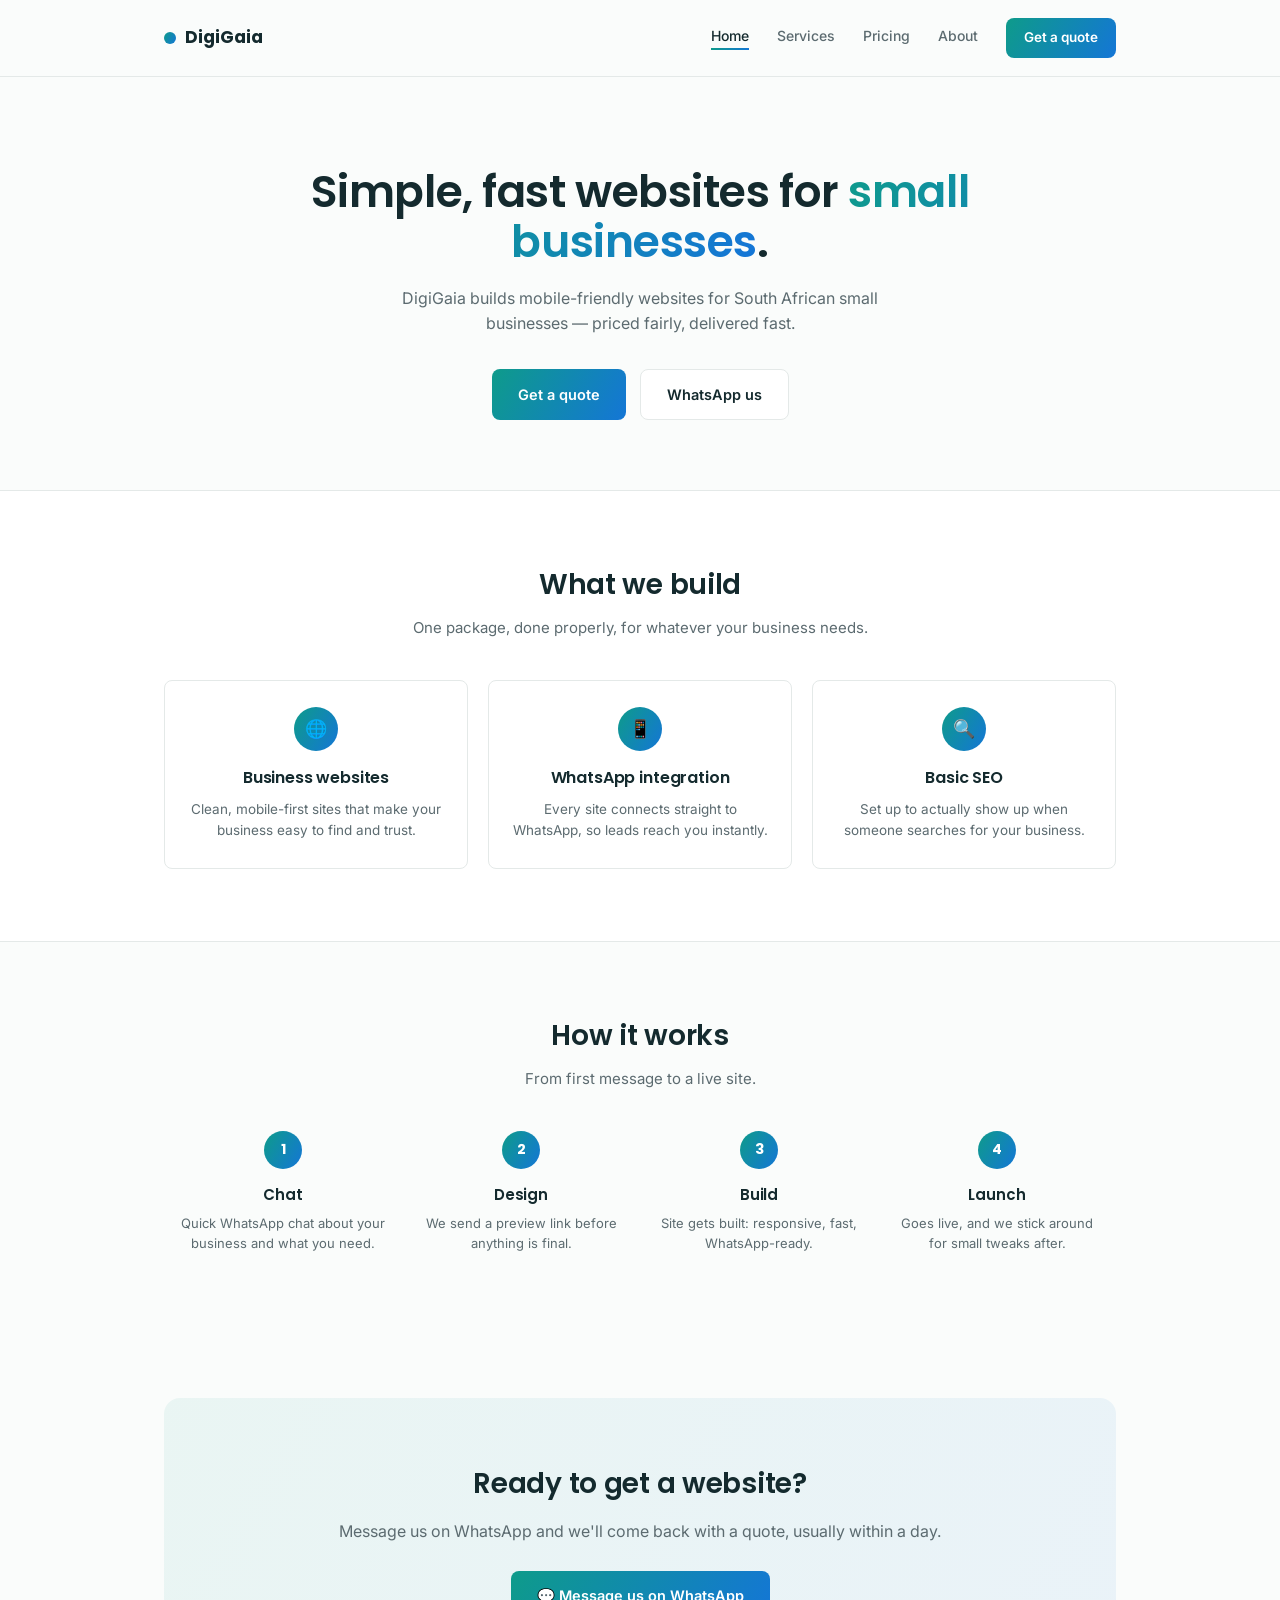
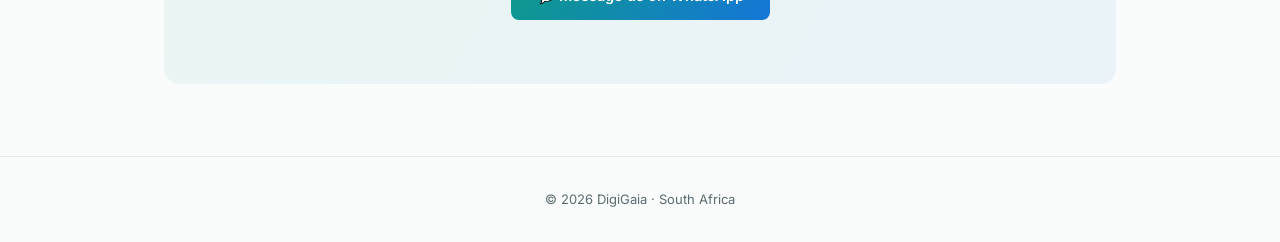
<file: digigaia-site/index.html>
<!DOCTYPE html>
<html lang="en">
<head>
<meta charset="UTF-8">
<meta name="viewport" content="width=device-width, initial-scale=1.0">
<title>DigiGaia — Websites for small businesses</title>
<link rel="stylesheet" href="assets/style.css">
</head>
<body>

<header>
  <div class="nav">
    <div class="brand"><span class="brand-dot"></span>DigiGaia</div>
    <div class="nav-links">
      <a href="index.html" data-page="index.html">Home</a>
      <a href="services.html" data-page="services.html">Services</a>
      <a href="pricing.html" data-page="pricing.html">Pricing</a>
      <a href="about.html" data-page="about.html">About</a>
      <a href="contact.html" class="nav-cta">Get a quote</a>
    </div>
  </div>
</header>

<section class="hero">
  <div class="wrap">
    <h1 class="reveal in-view">Simple, fast websites for <span class="grad-text">small businesses</span>.</h1>
    <p class="reveal in-view">DigiGaia builds mobile-friendly websites for South African small businesses — priced fairly, delivered fast.</p>
    <div class="btn-row reveal in-view">
      <a href="contact.html" class="btn btn-primary">Get a quote</a>
      <a href="https://wa.me/27631731076" class="btn btn-secondary">WhatsApp us</a>
    </div>
  </div>
</section>

<section class="services">
  <div class="wrap">
    <div class="section-title reveal">
      <h2>What we build</h2>
      <p>One package, done properly, for whatever your business needs.</p>
    </div>
    <div class="services-grid reveal-stagger">
      <div class="service-card">
        <div class="icon">🌐</div>
        <h3>Business websites</h3>
        <p>Clean, mobile-first sites that make your business easy to find and trust.</p>
      </div>
      <div class="service-card">
        <div class="icon">📱</div>
        <h3>WhatsApp integration</h3>
        <p>Every site connects straight to WhatsApp, so leads reach you instantly.</p>
      </div>
      <div class="service-card">
        <div class="icon">🔍</div>
        <h3>Basic SEO</h3>
        <p>Set up to actually show up when someone searches for your business.</p>
      </div>
    </div>
  </div>
</section>

<section>
  <div class="wrap">
    <div class="section-title reveal">
      <h2>How it works</h2>
      <p>From first message to a live site.</p>
    </div>
    <div class="timeline reveal-stagger">
      <div class="timeline-step">
        <div class="step-num">1</div>
        <h3>Chat</h3>
        <p>Quick WhatsApp chat about your business and what you need.</p>
      </div>
      <div class="timeline-step">
        <div class="step-num">2</div>
        <h3>Design</h3>
        <p>We send a preview link before anything is final.</p>
      </div>
      <div class="timeline-step">
        <div class="step-num">3</div>
        <h3>Build</h3>
        <p>Site gets built: responsive, fast, WhatsApp-ready.</p>
      </div>
      <div class="timeline-step">
        <div class="step-num">4</div>
        <h3>Launch</h3>
        <p>Goes live, and we stick around for small tweaks after.</p>
      </div>
    </div>
  </div>
</section>

<section>
  <div class="wrap">
    <div class="contact-box reveal">
      <h2>Ready to get a website?</h2>
      <p>Message us on WhatsApp and we'll come back with a quote, usually within a day.</p>
      <div class="btn-row">
        <a href="https://wa.me/27631731076" class="btn btn-primary">💬 Message us on WhatsApp</a>
      </div>
    </div>
  </div>
</section>

<footer> © 2026 DigiGaia · South Africa </footer>

<script src="assets/script.js"></script>
</body>
</html>
</file>
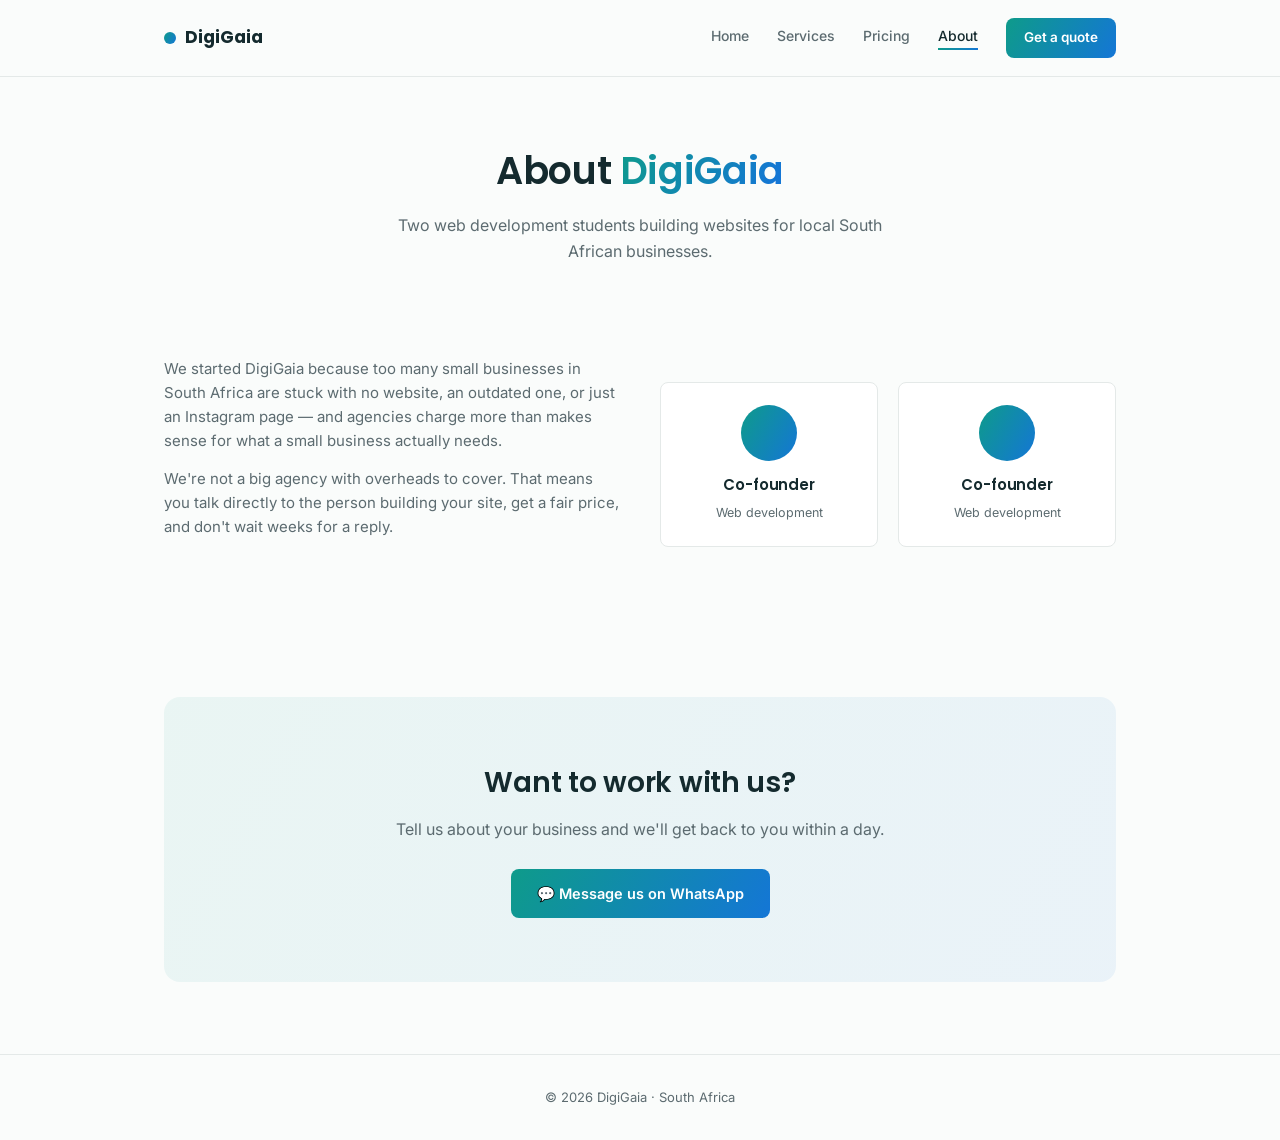
<file: digigaia-site/about.html>
<!DOCTYPE html>
<html lang="en">
<head>
<meta charset="UTF-8">
<meta name="viewport" content="width=device-width, initial-scale=1.0">
<title>About — DigiGaia</title>
<link rel="stylesheet" href="assets/style.css">
</head>
<body>

<header>
  <div class="nav">
    <div class="brand"><span class="brand-dot"></span>DigiGaia</div>
    <div class="nav-links">
      <a href="index.html" data-page="index.html">Home</a>
      <a href="services.html" data-page="services.html">Services</a>
      <a href="pricing.html" data-page="pricing.html">Pricing</a>
      <a href="about.html" data-page="about.html">About</a>
      <a href="contact.html" class="nav-cta">Get a quote</a>
    </div>
  </div>
</header>

<section class="page-hero">
  <div class="wrap">
    <h1 class="reveal in-view">About <span class="grad-text">DigiGaia</span></h1>
    <p class="reveal in-view">Two web development students building websites for local South African businesses.</p>
  </div>
</section>

<section>
  <div class="wrap about-grid reveal">
    <div>
      <p>We started DigiGaia because too many small businesses in South Africa are stuck with no website, an outdated one, or just an Instagram page — and agencies charge more than makes sense for what a small business actually needs.</p>
      <p>We're not a big agency with overheads to cover. That means you talk directly to the person building your site, get a fair price, and don't wait weeks for a reply.</p>
    </div>
    <div class="team-grid">
      <div class="team-card">
        <div class="team-avatar"></div>
        <h3>Co-founder</h3>
        <span>Web development</span>
      </div>
      <div class="team-card">
        <div class="team-avatar"></div>
        <h3>Co-founder</h3>
        <span>Web development</span>
      </div>
    </div>
  </div>
</section>

<section>
  <div class="wrap">
    <div class="contact-box reveal">
      <h2>Want to work with us?</h2>
      <p>Tell us about your business and we'll get back to you within a day.</p>
      <div class="btn-row">
        <a href="https://wa.me/27631731076" class="btn btn-primary">💬 Message us on WhatsApp</a>
      </div>
    </div>
  </div>
</section>

<footer>© 2026 DigiGaia · South Africa</footer>

<script src="assets/script.js"></script>
</body>
</html>
</file>
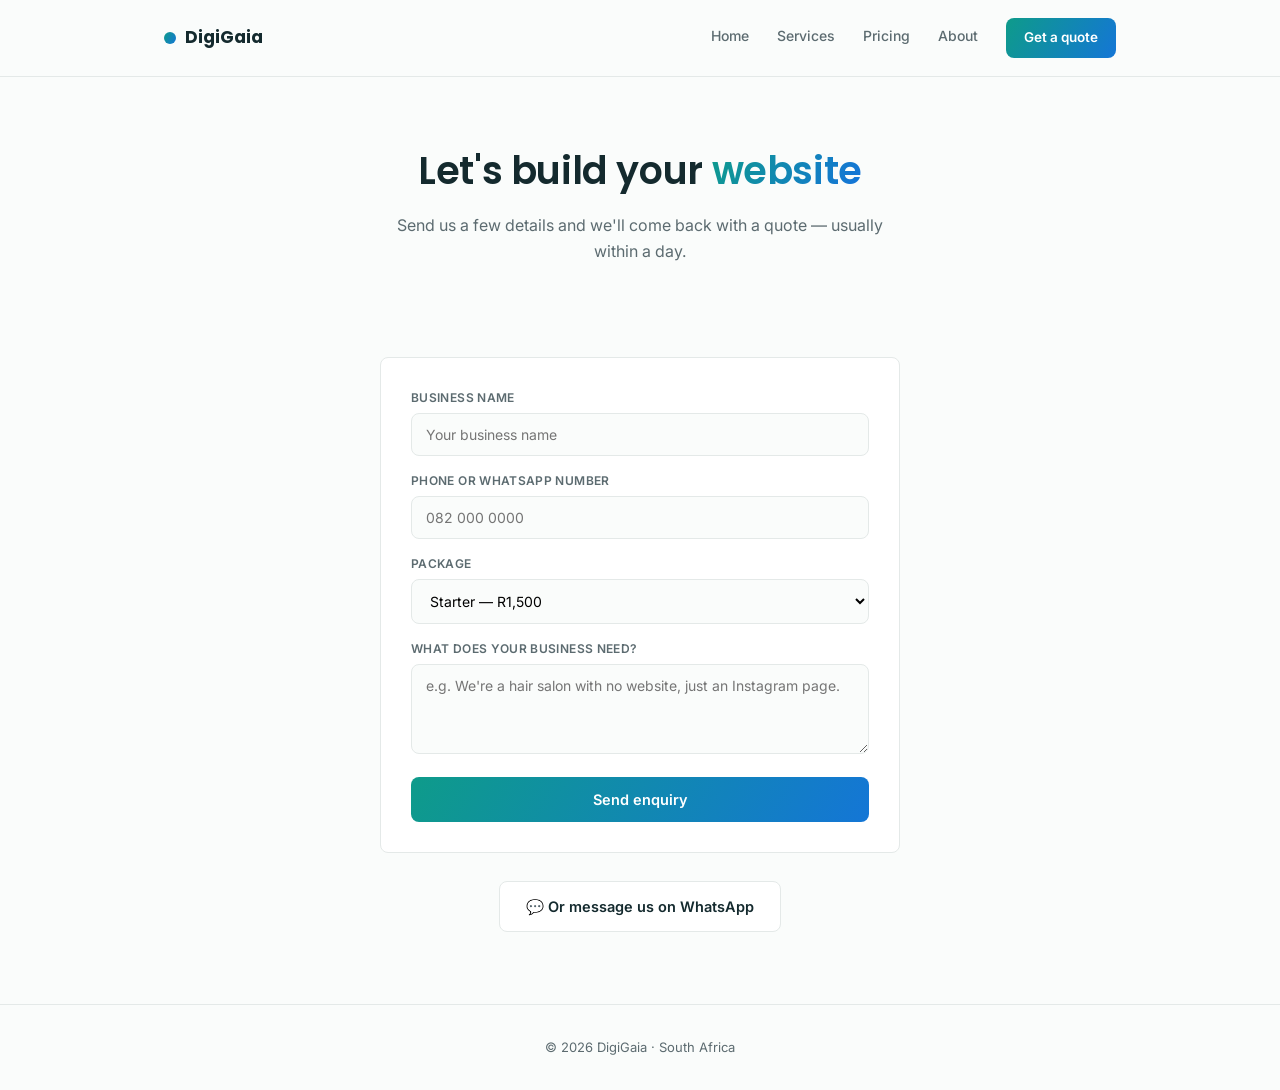
<file: digigaia-site/contact.html>
<!DOCTYPE html>
<html lang="en">
<head>
<meta charset="UTF-8">
<meta name="viewport" content="width=device-width, initial-scale=1.0">
<title>Contact — DigiGaia</title>
<link rel="stylesheet" href="assets/style.css">
</head>
<body>

<header>
  <div class="nav">
    <div class="brand"><span class="brand-dot"></span>DigiGaia</div>
    <div class="nav-links">
      <a href="index.html" data-page="index.html">Home</a>
      <a href="services.html" data-page="services.html">Services</a>
      <a href="pricing.html" data-page="pricing.html">Pricing</a>
      <a href="about.html" data-page="about.html">About</a>
      <a href="contact.html" class="nav-cta">Get a quote</a>
    </div>
  </div>
</header>

<section class="page-hero">
  <div class="wrap">
    <h1 class="reveal in-view">Let's build your <span class="grad-text">website</span></h1>
    <p class="reveal in-view">Send us a few details and we'll come back with a quote — usually within a day.</p>
  </div>
</section>

<section>
  <div class="wrap">
    <form class="contact-form reveal" id="contactForm">
      <div class="form-field">
        <label for="name">Business name</label>
        <input id="name" type="text" placeholder="Your business name" required>
      </div>
      <div class="form-field">
        <label for="phone">Phone or WhatsApp number</label>
        <input id="phone" type="tel" placeholder="082 000 0000" required>
      </div>
      <div class="form-field">
        <label for="package">Package</label>
        <select id="package">
          <option>Starter — R1,500</option>
          <option>Growth — from R3,500</option>
          <option>Custom — let's talk</option>
        </select>
      </div>
      <div class="form-field">
        <label for="message">What does your business need?</label>
        <textarea id="message" placeholder="e.g. We're a hair salon with no website, just an Instagram page."></textarea>
      </div>
      <button type="submit" class="submit-btn">Send enquiry</button>
      <p class="form-note" id="formMsg">Demo form — working layout, not yet wired to send. On the live site this emails or WhatsApps you directly.</p>
    </form>

    <div class="btn-row" style="margin-top:28px;">
      <a href="https://wa.me/27631731076" class="btn btn-secondary">💬 Or message us on WhatsApp</a>
    </div>
  </div>
</section>

<footer>© 2026 DigiGaia · South Africa</footer>

<script src="assets/script.js"></script>
</body>
</html>
</file>
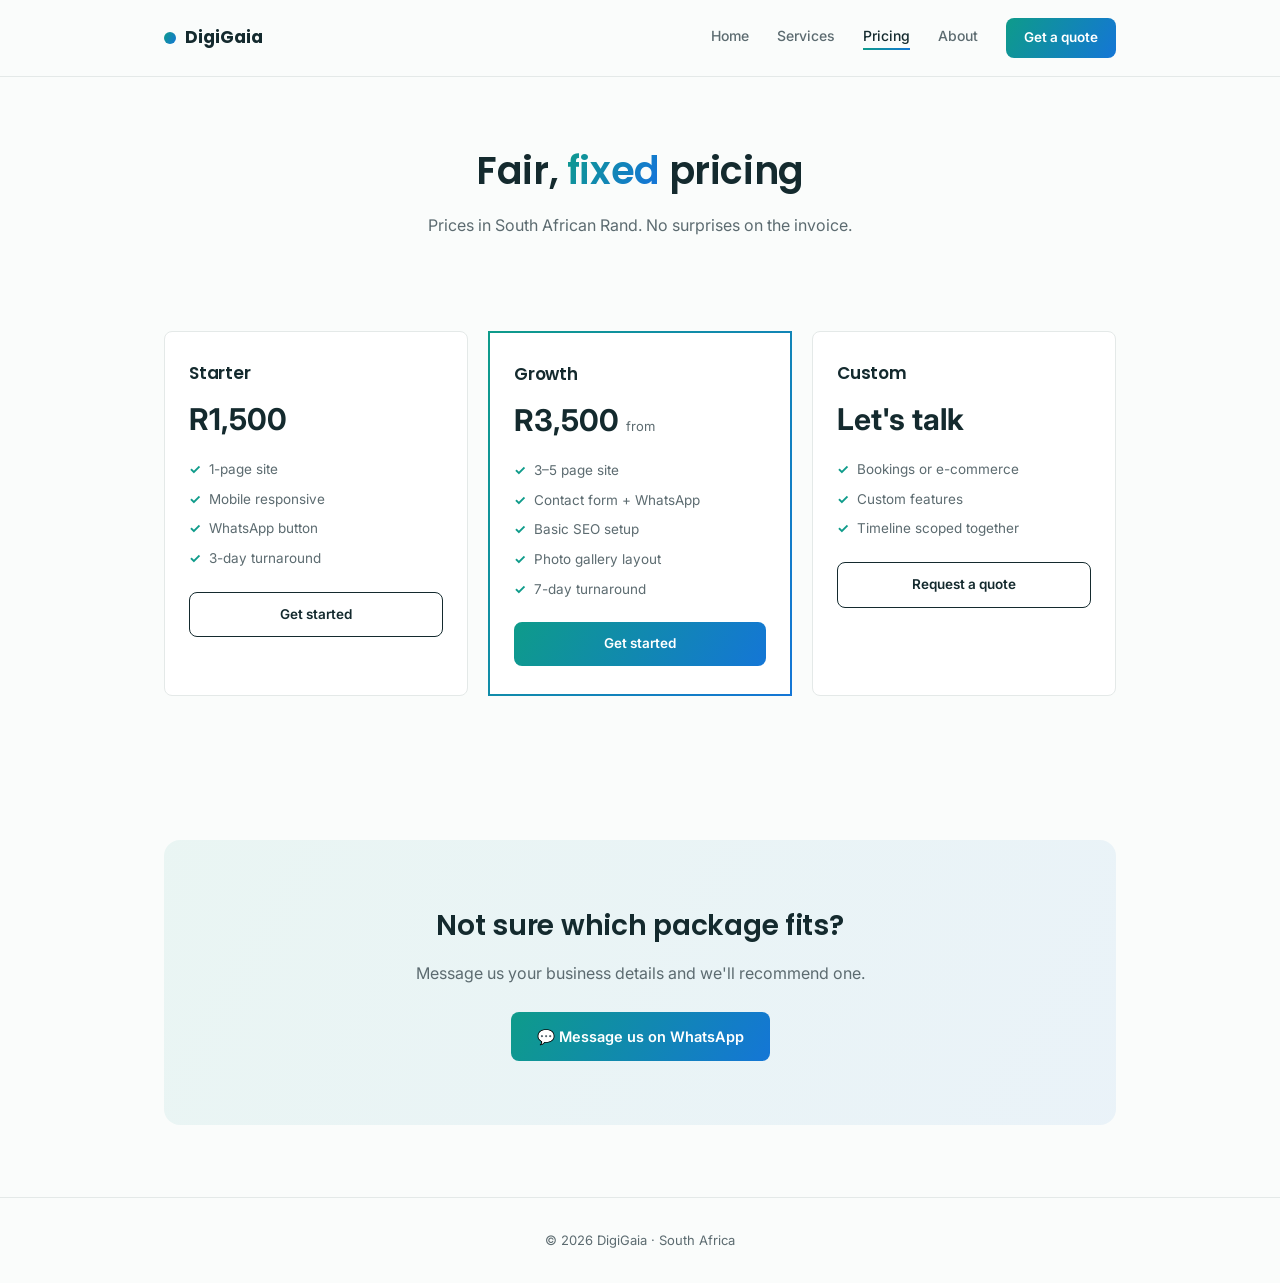
<file: digigaia-site/pricing.html>
<!DOCTYPE html>
<html lang="en">
<head>
<meta charset="UTF-8">
<meta name="viewport" content="width=device-width, initial-scale=1.0">
<title>Pricing — DigiGaia</title>
<link rel="stylesheet" href="assets/style.css">
</head>
<body>

<header>
  <div class="nav">
    <div class="brand"><span class="brand-dot"></span>DigiGaia</div>
    <div class="nav-links">
      <a href="index.html" data-page="index.html">Home</a>
      <a href="services.html" data-page="services.html">Services</a>
      <a href="pricing.html" data-page="pricing.html">Pricing</a>
      <a href="about.html" data-page="about.html">About</a>
      <a href="contact.html" class="nav-cta">Get a quote</a>
    </div>
  </div>
</header>

<section class="page-hero">
  <div class="wrap">
    <h1 class="reveal in-view">Fair, <span class="grad-text">fixed</span> pricing</h1>
    <p class="reveal in-view">Prices in South African Rand. No surprises on the invoice.</p>
  </div>
</section>

<section>
  <div class="wrap">
    <div class="pricing-grid reveal-stagger">
      <div class="price-card">
        <h3>Starter</h3>
        <div class="amt">R1,500</div>
        <ul class="price-feats">
          <li>1-page site</li>
          <li>Mobile responsive</li>
          <li>WhatsApp button</li>
          <li>3-day turnaround</li>
        </ul>
        <a href="contact.html" class="price-btn">Get started</a>
      </div>
      <div class="price-card featured">
        <h3>Growth</h3>
        <div class="amt">R3,500 <span>from</span></div>
        <ul class="price-feats">
          <li>3–5 page site</li>
          <li>Contact form + WhatsApp</li>
          <li>Basic SEO setup</li>
          <li>Photo gallery layout</li>
          <li>7-day turnaround</li>
        </ul>
        <a href="contact.html" class="price-btn">Get started</a>
      </div>
      <div class="price-card">
        <h3>Custom</h3>
        <div class="amt">Let's talk</div>
        <ul class="price-feats">
          <li>Bookings or e-commerce</li>
          <li>Custom features</li>
          <li>Timeline scoped together</li>
        </ul>
        <a href="contact.html" class="price-btn">Request a quote</a>
      </div>
    </div>
  </div>
</section>

<section>
  <div class="wrap">
    <div class="contact-box reveal">
      <h2>Not sure which package fits?</h2>
      <p>Message us your business details and we'll recommend one.</p>
      <div class="btn-row">
        <a href="https://wa.me/27631731076" class="btn btn-primary">💬 Message us on WhatsApp</a>
      </div>
    </div>
  </div>
</section>

<footer>© 2026 DigiGaia · South Africa</footer>

<script src="assets/script.js"></script>
</body>
</html>
</file>
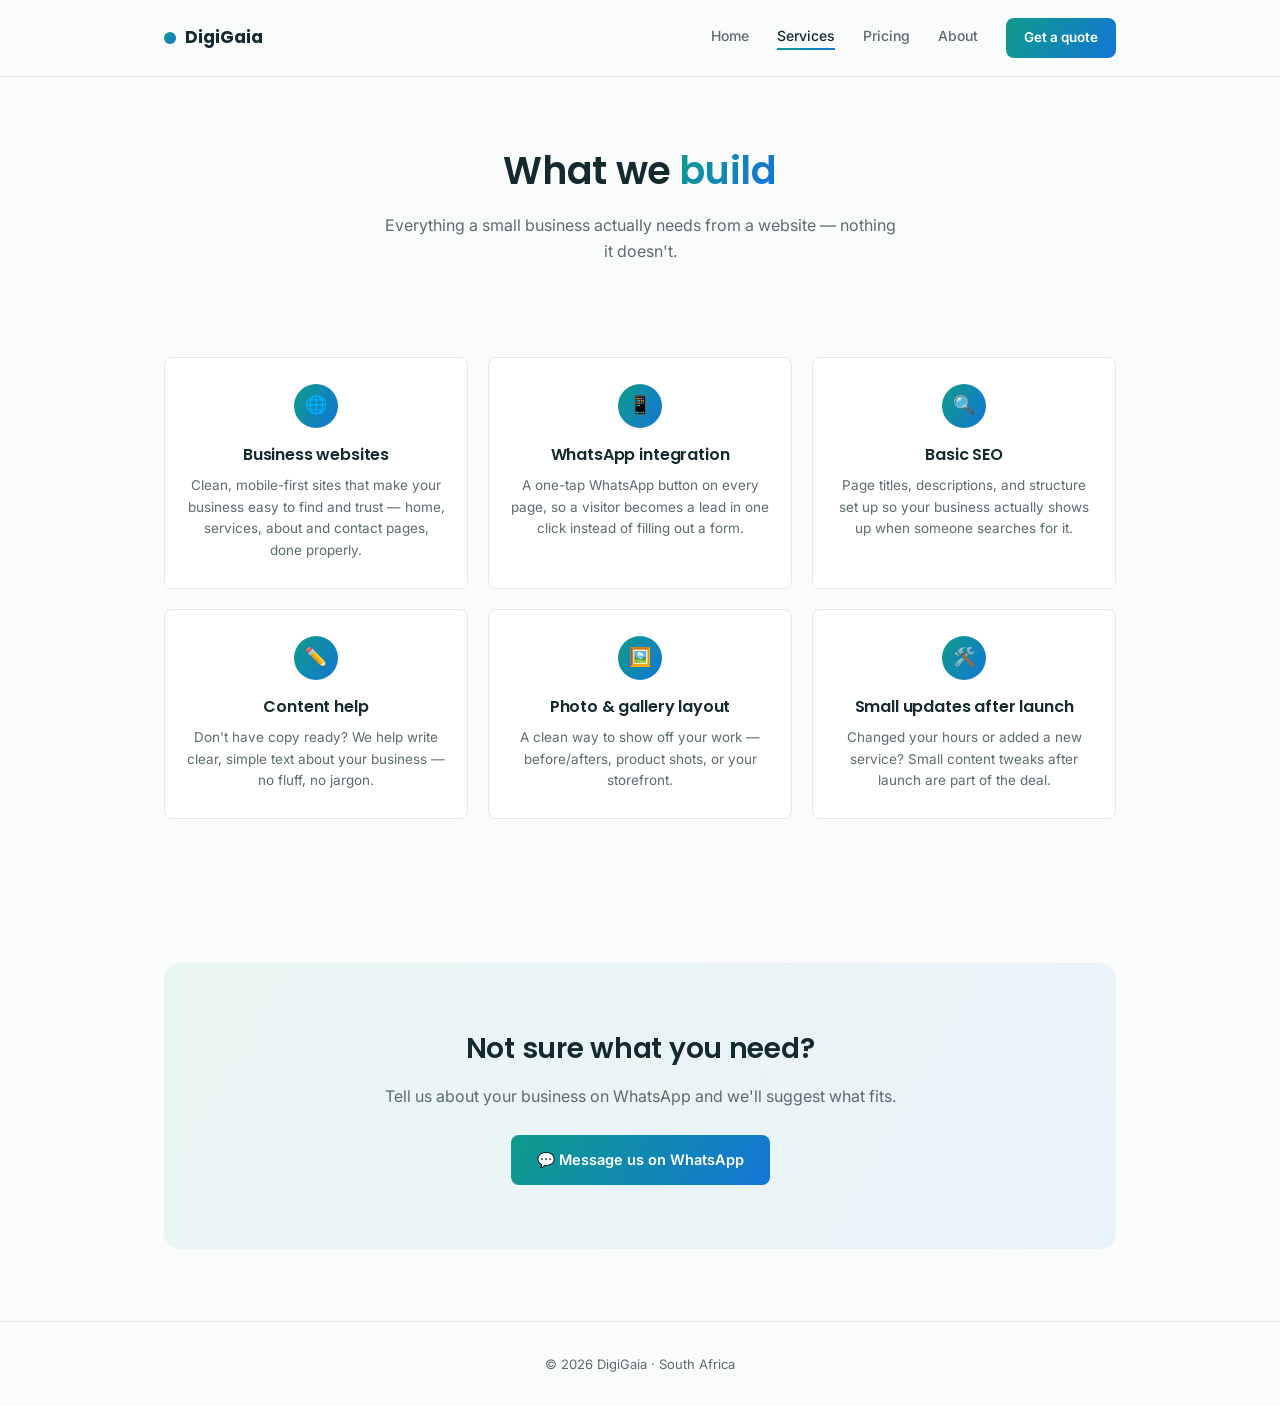
<file: digigaia-site/services.html>
<!DOCTYPE html>
<html lang="en">
<head>
<meta charset="UTF-8">
<meta name="viewport" content="width=device-width, initial-scale=1.0">
<title>Services — DigiGaia</title>
<link rel="stylesheet" href="assets/style.css">
</head>
<body>

<header>
  <div class="nav">
    <div class="brand"><span class="brand-dot"></span>DigiGaia</div>
    <div class="nav-links">
      <a href="index.html" data-page="index.html">Home</a>
      <a href="services.html" data-page="services.html">Services</a>
      <a href="pricing.html" data-page="pricing.html">Pricing</a>
      <a href="about.html" data-page="about.html">About</a>
      <a href="contact.html" class="nav-cta">Get a quote</a>
    </div>
  </div>
</header>

<section class="page-hero">
  <div class="wrap">
    <h1 class="reveal in-view">What we <span class="grad-text">build</span></h1>
    <p class="reveal in-view">Everything a small business actually needs from a website — nothing it doesn't.</p>
  </div>
</section>

<section>
  <div class="wrap">
    <div class="services-grid reveal-stagger">
      <div class="service-card">
        <div class="icon">🌐</div>
        <h3>Business websites</h3>
        <p>Clean, mobile-first sites that make your business easy to find and trust — home, services, about and contact pages, done properly.</p>
      </div>
      <div class="service-card">
        <div class="icon">📱</div>
        <h3>WhatsApp integration</h3>
        <p>A one-tap WhatsApp button on every page, so a visitor becomes a lead in one click instead of filling out a form.</p>
      </div>
      <div class="service-card">
        <div class="icon">🔍</div>
        <h3>Basic SEO</h3>
        <p>Page titles, descriptions, and structure set up so your business actually shows up when someone searches for it.</p>
      </div>
      <div class="service-card">
        <div class="icon">✏️</div>
        <h3>Content help</h3>
        <p>Don't have copy ready? We help write clear, simple text about your business — no fluff, no jargon.</p>
      </div>
      <div class="service-card">
        <div class="icon">🖼️</div>
        <h3>Photo &amp; gallery layout</h3>
        <p>A clean way to show off your work — before/afters, product shots, or your storefront.</p>
      </div>
      <div class="service-card">
        <div class="icon">🛠️</div>
        <h3>Small updates after launch</h3>
        <p>Changed your hours or added a new service? Small content tweaks after launch are part of the deal.</p>
      </div>
    </div>
  </div>
</section>

<section>
  <div class="wrap">
    <div class="contact-box reveal">
      <h2>Not sure what you need?</h2>
      <p>Tell us about your business on WhatsApp and we'll suggest what fits.</p>
      <div class="btn-row">
        <a href="https://wa.me/27631731076" class="btn btn-primary">💬 Message us on WhatsApp</a>
      </div>
    </div>
  </div>
</section>

<footer>© 2026 DigiGaia · South Africa</footer>

<script src="assets/script.js"></script>
</body>
</html>
</file>
<file: digigaia-site/assets/style.css>
@import url('https://fonts.googleapis.com/css2?family=Poppins:wght@500;600;700&family=Inter:wght@400;500;600&display=swap');

:root{
  --teal: #0E9B8A;
  --blue: #1476D6;
  --ink: #142A2E;
  --slate: #5C6B70;
  --bg: #FAFCFB;
  --line: #E4E9E8;
  --radius: 8px;
  --gradient: linear-gradient(120deg, var(--teal), var(--blue));
  --gradient-move: linear-gradient(120deg, var(--teal), var(--blue), var(--teal));
}
*{ box-sizing:border-box; margin:0; padding:0; }
html{ scroll-behavior:smooth; }
body{
  background:var(--bg); color:var(--ink);
  font-family:'Inter', sans-serif; line-height:1.6;
  -webkit-font-smoothing:antialiased;
}
h1,h2,h3{ font-family:'Poppins', sans-serif; font-weight:600; letter-spacing:-0.01em; }
a{ color:inherit; text-decoration:none; }
.wrap{ max-width:1000px; margin:0 auto; padding:0 24px; }
section{ padding:72px 0; }
@media (max-width:700px){ section{ padding:48px 0; } }

.grad-text{
  background:var(--gradient-move); background-size:200% auto;
  -webkit-background-clip:text; background-clip:text; color:transparent;
  animation:gradientShift 6s ease infinite;
}
@keyframes gradientShift{
  0%{ background-position:0% 50%; }
  50%{ background-position:100% 50%; }
  100%{ background-position:0% 50%; }
}

/* ===== NAV ===== */
header{ border-bottom:1px solid var(--line); position:sticky; top:0; background:rgba(250,252,251,0.9); backdrop-filter:blur(6px); z-index:50; }
.nav{ display:flex; align-items:center; justify-content:space-between; padding:18px 24px; max-width:1000px; margin:0 auto; }
.brand{ display:flex; align-items:center; gap:9px; font-family:'Poppins',sans-serif; font-weight:700; font-size:17px; }
.brand-dot{ width:12px; height:12px; border-radius:50%; background:var(--gradient); animation:pulse 2.4s ease-in-out infinite; }
@keyframes pulse{
  0%,100%{ transform:scale(1); opacity:1; }
  50%{ transform:scale(1.25); opacity:0.75; }
}
.nav-links{ display:flex; gap:28px; align-items:center; }
.nav-links a:not(.nav-cta){ font-size:14px; font-weight:500; color:var(--slate); position:relative; padding-bottom:3px; transition:color .2s; }
.nav-links a:not(.nav-cta)::after{
  content:""; position:absolute; left:0; bottom:0; width:0; height:2px;
  background:var(--gradient); transition:width .25s ease;
}
.nav-links a:not(.nav-cta):hover{ color:var(--ink); }
.nav-links a:not(.nav-cta):hover::after{ width:100%; }
.nav-links a.active{ color:var(--ink); }
.nav-links a.active::after{ width:100%; }
.nav-cta{ background:var(--gradient); color:#fff !important; padding:9px 18px; border-radius:var(--radius); font-weight:600; font-size:13.5px; transition:transform .18s ease, box-shadow .18s ease; display:inline-block; }
.nav-cta:hover{ transform:translateY(-2px); box-shadow:0 8px 20px -8px rgba(20,118,214,0.5); }
@media (max-width:640px){ .nav-links a:not(.nav-cta){ display:none; } }

/* ===== BUTTONS ===== */
.btn-row{ display:flex; gap:14px; justify-content:center; flex-wrap:wrap; }
.btn{ display:inline-flex; align-items:center; gap:8px; padding:13px 26px; border-radius:var(--radius); font-weight:600; font-size:14.5px; transition:transform .18s ease, box-shadow .18s ease, background .2s; }
.btn-primary{ background:var(--gradient); color:#fff; }
.btn-primary:hover{ transform:translateY(-2px); box-shadow:0 10px 24px -10px rgba(20,118,214,0.55); }
.btn-secondary{ background:#fff; color:var(--ink); border:1px solid var(--line); }
.btn-secondary:hover{ transform:translateY(-2px); border-color:var(--teal); }

/* ===== HERO ===== */
.hero{ text-align:center; padding:90px 0 70px; position:relative; overflow:hidden; }
.hero h1{ font-size:clamp(30px,5vw,44px); line-height:1.15; max-width:720px; margin:0 auto 18px; }
.hero p{ color:var(--slate); font-size:16px; max-width:520px; margin:0 auto 32px; }
.page-hero{ text-align:center; padding:64px 0 20px; }
.page-hero h1{ font-size:clamp(28px,4.4vw,38px); }
.page-hero p{ color:var(--slate); max-width:520px; margin:12px auto 0; }

/* ===== SCROLL REVEAL ===== */
.reveal{ opacity:0; transform:translateY(22px); transition:opacity .6s ease, transform .6s ease; }
.reveal.in-view{ opacity:1; transform:translateY(0); }
.reveal-stagger > *{ opacity:0; transform:translateY(18px); transition:opacity .5s ease, transform .5s ease; }
.reveal-stagger.in-view > *{ opacity:1; transform:translateY(0); }
.reveal-stagger.in-view > *:nth-child(1){ transition-delay:.05s; }
.reveal-stagger.in-view > *:nth-child(2){ transition-delay:.15s; }
.reveal-stagger.in-view > *:nth-child(3){ transition-delay:.25s; }
.reveal-stagger.in-view > *:nth-child(4){ transition-delay:.35s; }
.reveal-stagger.in-view > *:nth-child(5){ transition-delay:.45s; }

/* ===== SERVICES ===== */
.services{ background:#fff; border-top:1px solid var(--line); border-bottom:1px solid var(--line); }
.section-title{ text-align:center; margin-bottom:40px; }
.section-title h2{ font-size:28px; }
.section-title p{ color:var(--slate); margin-top:8px; font-size:15px; }
.services-grid{ display:grid; grid-template-columns:repeat(3,1fr); gap:20px; }
@media (max-width:700px){ .services-grid{ grid-template-columns:1fr; } }
.service-card{ padding:26px 22px; border:1px solid var(--line); border-radius:var(--radius); text-align:center; background:#fff; transition:transform .2s ease, box-shadow .2s ease, border-color .2s ease; }
.service-card:hover{ transform:translateY(-6px); box-shadow:0 16px 30px -18px rgba(20,42,46,0.25); border-color:transparent; }
.service-card .icon{ width:44px; height:44px; border-radius:50%; background:var(--gradient); margin:0 auto 14px; display:flex; align-items:center; justify-content:center; font-size:18px; color:#fff; transition:transform .2s ease; }
.service-card:hover .icon{ transform:scale(1.1) rotate(-6deg); }
.service-card h3{ font-size:16px; margin-bottom:8px; }
.service-card p{ font-size:13.5px; color:var(--slate); }

/* ===== PRICING ===== */
.pricing-grid{ display:grid; grid-template-columns:repeat(3,1fr); gap:20px; }
@media (max-width:700px){ .pricing-grid{ grid-template-columns:1fr; } }
.price-card{ border:1px solid var(--line); border-radius:var(--radius); padding:28px 24px; background:#fff; transition:transform .2s ease, box-shadow .2s ease; }
.price-card:hover{ transform:translateY(-6px); box-shadow:0 18px 34px -20px rgba(20,42,46,0.25); }
.price-card.featured{ border:2px solid; border-image:var(--gradient) 1; }
.price-card h3{ font-size:17px; margin-bottom:6px; }
.price-card .amt{ font-size:30px; font-weight:700; margin:8px 0; }
.price-card .amt span{ font-size:13px; font-weight:400; color:var(--slate); }
.price-feats{ list-style:none; margin:16px 0 22px; display:flex; flex-direction:column; gap:8px; }
.price-feats li{ font-size:13.5px; color:var(--slate); padding-left:20px; position:relative; }
.price-feats li::before{ content:"✓"; position:absolute; left:0; color:var(--teal); font-weight:700; }
.price-btn{ display:block; text-align:center; padding:11px; border-radius:var(--radius); font-weight:600; font-size:13.5px; border:1px solid var(--ink); transition:background .2s, color .2s, transform .18s; }
.price-btn:hover{ transform:translateY(-2px); }
.price-card.featured .price-btn{ background:var(--gradient); color:#fff; border:none; }

/* ===== ABOUT / TEAM ===== */
.about-grid{ display:grid; grid-template-columns:1fr 1fr; gap:40px; align-items:center; }
@media (max-width:700px){ .about-grid{ grid-template-columns:1fr; } }
.about-grid p{ color:var(--slate); font-size:15px; margin-bottom:14px; }
.team-grid{ display:grid; grid-template-columns:repeat(2,1fr); gap:20px; margin-top:20px; }
@media (max-width:520px){ .team-grid{ grid-template-columns:1fr; } }
.team-card{ border:1px solid var(--line); border-radius:var(--radius); padding:22px; text-align:center; background:#fff; transition:transform .2s ease, box-shadow .2s ease; }
.team-card:hover{ transform:translateY(-5px); box-shadow:0 14px 28px -18px rgba(20,42,46,0.25); }
.team-avatar{ width:56px; height:56px; border-radius:50%; background:var(--gradient); margin:0 auto 12px; }
.team-card h3{ font-size:15px; margin-bottom:2px; }
.team-card span{ font-size:12.5px; color:var(--slate); }

/* ===== TIMELINE (process) ===== */
.timeline{ display:grid; grid-template-columns:repeat(4,1fr); gap:0; }
@media (max-width:700px){ .timeline{ grid-template-columns:1fr; gap:24px; } }
.timeline-step{ text-align:center; padding:0 14px; position:relative; }
.timeline-step .step-num{ width:38px; height:38px; border-radius:50%; background:var(--gradient); color:#fff; display:flex; align-items:center; justify-content:center; font-family:'Poppins',sans-serif; font-weight:700; margin:0 auto 14px; font-size:14px; }
.timeline-step h3{ font-size:15px; margin-bottom:6px; }
.timeline-step p{ font-size:13px; color:var(--slate); }

/* ===== CONTACT ===== */
.contact-box{ text-align:center; background:linear-gradient(120deg, rgba(14,155,138,0.07), rgba(20,118,214,0.07)); border-radius:16px; padding:64px 24px; max-width:952px; margin:0 auto; }
.contact-box h2{ font-size:28px; margin-bottom:12px; }
.contact-box p{ color:var(--slate); margin-bottom:26px; }

.contact-form{ max-width:520px; margin:0 auto; text-align:left; background:#fff; border:1px solid var(--line); border-radius:var(--radius); padding:30px; }
.form-field{ margin-bottom:15px; }
.form-field label{ display:block; font-size:12px; font-weight:600; margin-bottom:6px; text-transform:uppercase; letter-spacing:0.03em; color:var(--slate); }
.form-field input, .form-field select, .form-field textarea{
  width:100%; padding:12px 14px; border:1px solid var(--line); border-radius:var(--radius);
  font-family:'Inter',sans-serif; font-size:14px; background:var(--bg); transition:border-color .2s, box-shadow .2s;
}
.form-field textarea{ resize:vertical; min-height:90px; }
.form-field input:focus, .form-field select:focus, .form-field textarea:focus{
  outline:none; border-color:var(--teal); box-shadow:0 0 0 3px rgba(14,155,138,0.15);
}
.submit-btn{
  width:100%; background:var(--gradient); color:#fff; padding:14px; border:none;
  border-radius:var(--radius); font-weight:600; font-size:14.5px; cursor:pointer;
  font-family:'Inter',sans-serif; transition:transform .18s ease, box-shadow .18s ease;
}
.submit-btn:hover{ transform:translateY(-2px); box-shadow:0 10px 24px -10px rgba(20,118,214,0.55); }
.form-note{ font-size:12px; color:var(--teal); margin-top:10px; font-weight:600; display:none; }

footer{ text-align:center; padding:32px 24px; color:var(--slate); font-size:13px; border-top:1px solid var(--line); }

@media (prefers-reduced-motion: reduce){
  *{ animation:none !important; transition:none !important; scroll-behavior:auto !important; }
  .reveal, .reveal-stagger > *{ opacity:1 !important; transform:none !important; }
}
</file>
